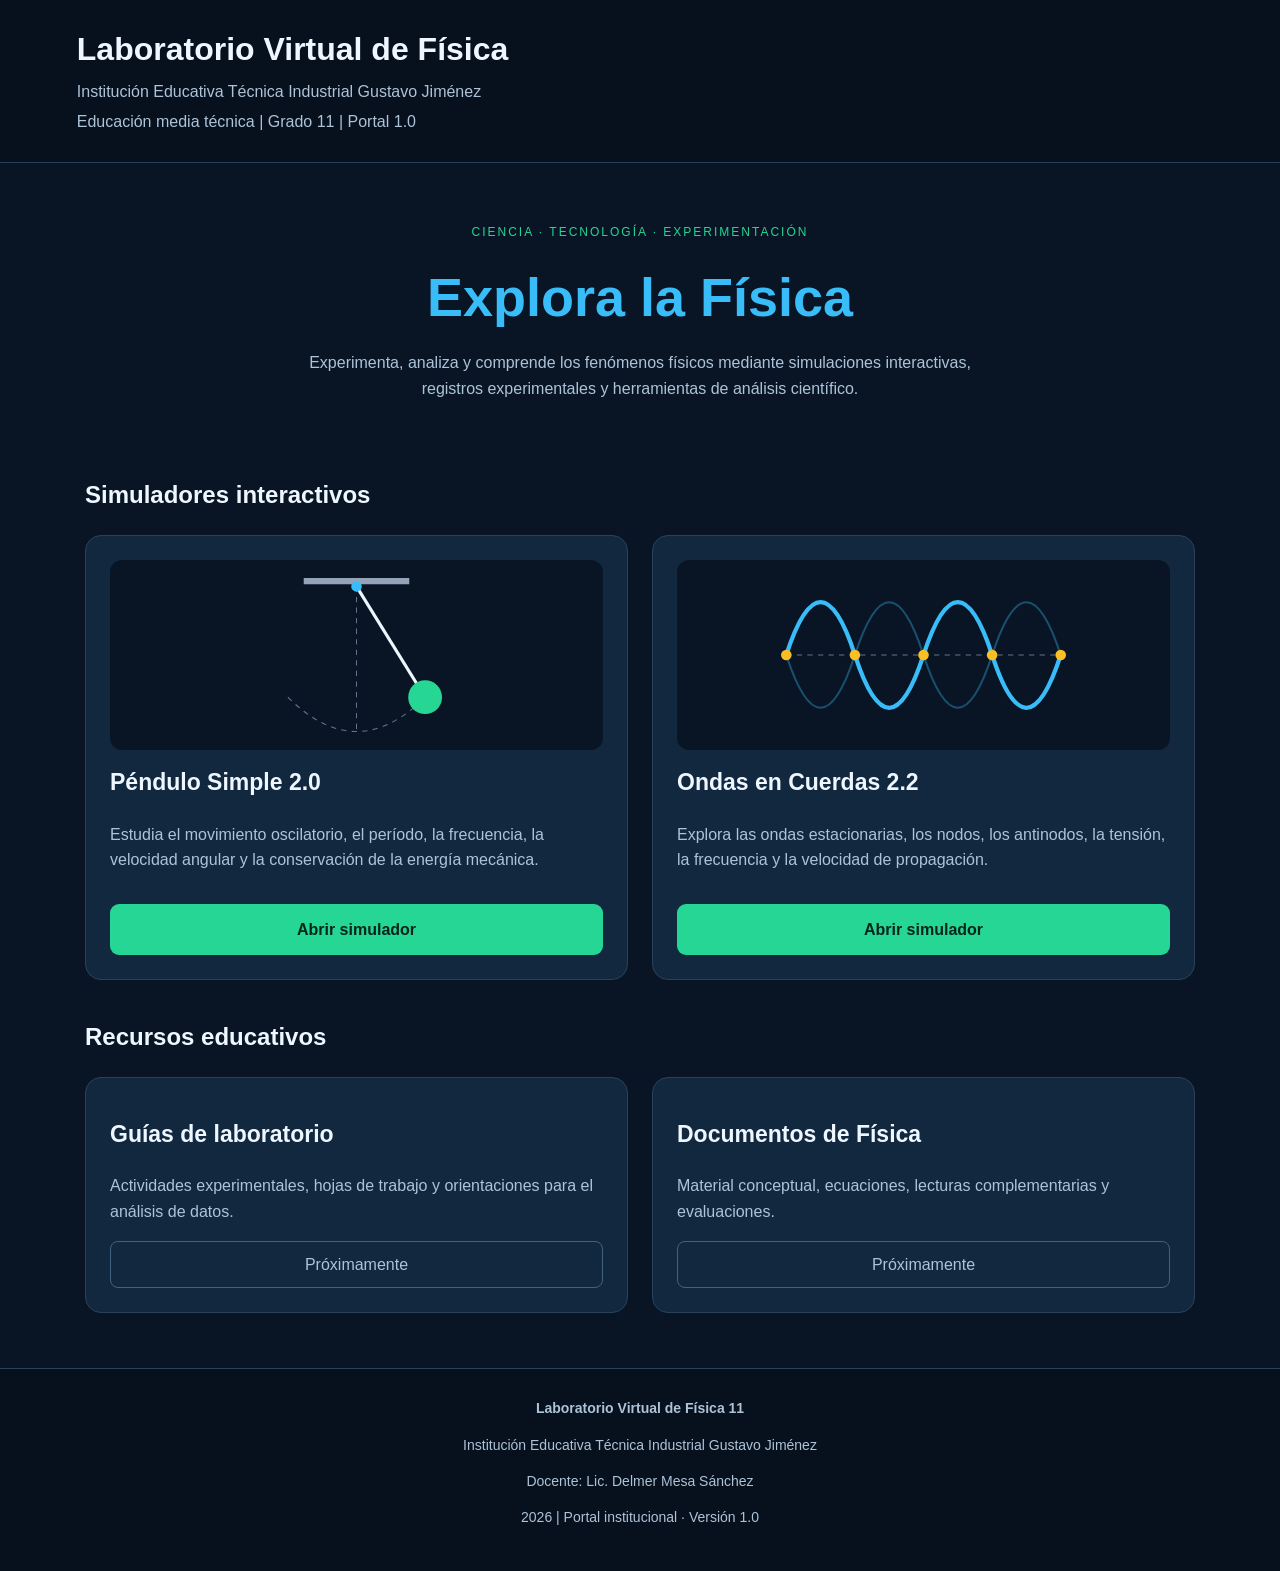
<file: index.html>
<!DOCTYPE html>
<html lang="es">
<head>
<meta charset="UTF-8">
<meta name="viewport" content="width=device-width, initial-scale=1.0">
<title>Laboratorio Virtual de Física 11</title>

<style>
:root {
  --fondo: #091525;
  --panel: #12283f;
  --texto: #eef6ff;
  --secundario: #adc3d8;
  --azul: #38bdf8;
  --verde: #25d695;
}

* {
  box-sizing: border-box;
}

body {
  margin: 0;
  font-family: Arial, Helvetica, sans-serif;
  background: var(--fondo);
  color: var(--texto);
  line-height: 1.6;
}

header {
  padding: 24px 6%;
  background: #07101d;
  border-bottom: 1px solid #29425c;
}

header h1 {
  margin: 0;
  font-size: clamp(22px, 4vw, 32px);
}

header p {
  margin: 4px 0;
  color: var(--secundario);
}

.hero {
  text-align: center;
  padding: 55px 20px 35px;
}

.hero h2 {
  font-size: clamp(32px, 6vw, 54px);
  color: var(--azul);
  margin: 10px 0;
}

.hero p {
  max-width: 720px;
  margin: auto;
  color: var(--secundario);
}

.etiqueta {
  color: var(--verde);
  font-size: 12px;
  letter-spacing: 2px;
}

.contenedor {
  max-width: 1150px;
  margin: auto;
  padding: 20px;
}

.modulos {
  display: grid;
  grid-template-columns:
    repeat(auto-fit, minmax(min(100%, 280px), 1fr));
  gap: 24px;
}

.tarjeta {
  background: var(--panel);
  border: 1px solid #29425c;
  border-radius: 16px;
  padding: 24px;
  display: flex;
  flex-direction: column;
}

.tarjeta h3 {
  margin: 14px 0 5px;
  font-size: 23px;
}

.tarjeta p {
  color: var(--secundario);
  flex-grow: 1;
}

.ilustracion {
  background: #091525;
  border-radius: 12px;
  height: 190px;
  width: 100%;
}

.boton {
  display: block;
  background: var(--verde);
  color: #06251b;
  text-decoration: none;
  text-align: center;
  font-weight: bold;
  padding: 13px;
  border-radius: 9px;
  margin-top: 15px;
}

.boton:hover {
  background: #6ce9b8;
}

.boton:focus-visible {
  outline: 3px solid white;
  outline-offset: 4px;
}

.recursos {
  margin-top: 38px;
  margin-bottom: 35px;
}

.pendiente {
  color: var(--secundario);
  border: 1px solid #42617c;
  border-radius: 8px;
  padding: 10px;
  text-align: center;
}

footer {
  text-align: center;
  padding: 28px 20px;
  border-top: 1px solid #29425c;
  background: #07101d;
  color: var(--secundario);
  font-size: 14px;
}
</style>
</head>

<body>

<header>
  <h1>Laboratorio Virtual de Física</h1>
  <p>Institución Educativa Técnica Industrial Gustavo Jiménez</p>
  <p>Educación media técnica | Grado 11 | Portal 1.0</p>
</header>

<main>

<section class="hero">
  <span class="etiqueta">
    CIENCIA · TECNOLOGÍA · EXPERIMENTACIÓN
  </span>

  <h2>Explora la Física</h2>

  <p>
    Experimenta, analiza y comprende los fenómenos
    físicos mediante simulaciones interactivas,
    registros experimentales y herramientas
    de análisis científico.
  </p>
</section>

<div class="contenedor">

<h2>Simuladores interactivos</h2>

<section class="modulos">

<article class="tarjeta">

  <svg class="ilustracion"
       viewBox="0 0 300 180"
       role="img"
       aria-label="Diagrama de un péndulo simple">

    <line x1="100" y1="20" x2="200" y2="20"
          stroke="#94a3b8" stroke-width="6"/>

    <line x1="150" y1="25" x2="150" y2="160"
          stroke="#64748b" stroke-dasharray="5 5"/>

    <path d="M85 130 Q150 195 215 130"
          fill="none" stroke="#64748b"
          stroke-dasharray="5 5"/>

    <line x1="150" y1="25" x2="215" y2="130"
          stroke="#eef6ff" stroke-width="3"/>

    <circle cx="150" cy="25" r="5" fill="#38bdf8"/>

    <circle cx="215" cy="130" r="16" fill="#25d695"/>

  </svg>

  <h3>Péndulo Simple 2.0</h3>

  <p>
    Estudia el movimiento oscilatorio, el período,
    la frecuencia, la velocidad angular y la
    conservación de la energía mecánica.
  </p>

  <a class="boton" href="./simuladores/pendulo/">
    Abrir simulador
  </a>

</article>

<article class="tarjeta">

  <svg class="ilustracion"
       viewBox="0 0 300 180"
       role="img"
       aria-label="Diagrama de una onda estacionaria">

    <line x1="20" y1="90" x2="280" y2="90"
          stroke="#64748b" stroke-dasharray="5 5"/>

    <path d="M20 90 Q52.5 -10 85 90
             T150 90 T215 90 T280 90"
          fill="none" stroke="#38bdf8"
          stroke-width="4"/>

    <path d="M20 90 Q52.5 190 85 90
             T150 90 T215 90 T280 90"
          fill="none" stroke="#38bdf8"
          stroke-width="2" opacity="0.35"/>

    <g fill="#fbbf24">
      <circle cx="20" cy="90" r="5"/>
      <circle cx="85" cy="90" r="5"/>
      <circle cx="150" cy="90" r="5"/>
      <circle cx="215" cy="90" r="5"/>
      <circle cx="280" cy="90" r="5"/>
    </g>

  </svg>

  <h3>Ondas en Cuerdas 2.2</h3>

  <p>
    Explora las ondas estacionarias, los nodos,
    los antinodos, la tensión, la frecuencia
    y la velocidad de propagación.
  </p>

  <a class="boton" href="./simuladores/ondas/">
    Abrir simulador
  </a>

</article>

</section>

<section class="recursos">

<h2>Recursos educativos</h2>

<div class="modulos">

  <article class="tarjeta">
    <h3>Guías de laboratorio</h3>
    <p>
      Actividades experimentales, hojas de trabajo
      y orientaciones para el análisis de datos.
    </p>
    <div class="pendiente">Próximamente</div>
  </article>

  <article class="tarjeta">
    <h3>Documentos de Física</h3>
    <p>
      Material conceptual, ecuaciones,
      lecturas complementarias y evaluaciones.
    </p>
    <div class="pendiente">Próximamente</div>
  </article>

</div>

</section>

</div>

</main>

<footer>
  <strong>Laboratorio Virtual de Física 11</strong>
  <p>Institución Educativa Técnica Industrial Gustavo Jiménez</p>
  <p>Docente: Lic. Delmer Mesa Sánchez</p>
  <p>2026 | Portal institucional · Versión 1.0</p>
</footer>

</body>
</html>
</file>
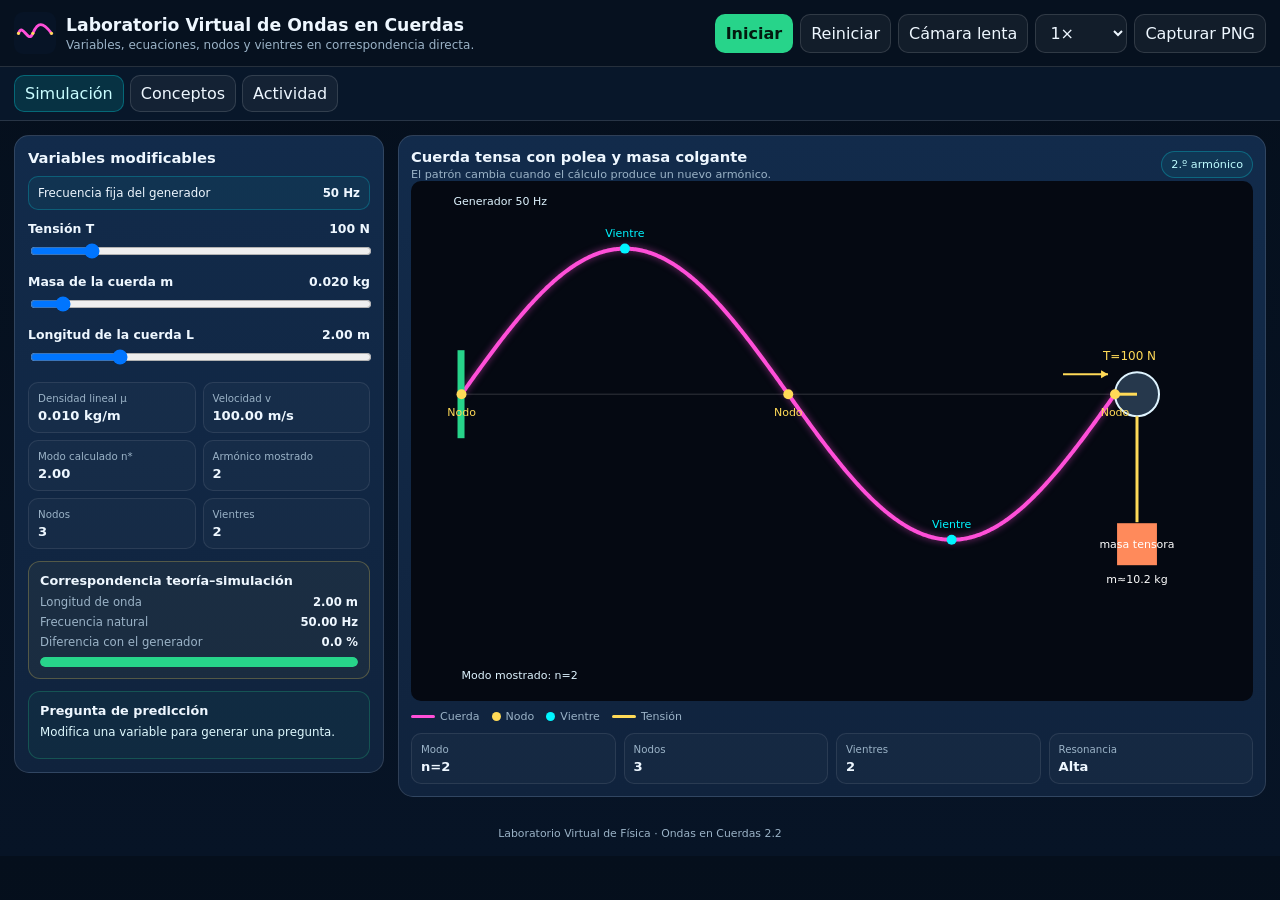
<file: simuladores/ondas/index.html>
<!doctype html>
<html lang="es">
<head>
  <meta charset="utf-8">
  <meta name="viewport" content="width=device-width,initial-scale=1,viewport-fit=cover">
  <meta name="theme-color" content="#071426">
  <title>Ondas en Cuerdas 2.2</title>
  <link rel="manifest" href="manifest.webmanifest">
  <link rel="icon" href="assets/icon.svg" type="image/svg+xml">
  <link rel="stylesheet" href="styles.css">
</head>
<body>
<div id="splash" class="splash">
  <div class="splash-mark">∿</div>
  <h1>Ondas en Cuerdas 2.2</h1>
  <p>Laboratorio virtual de Física</p>
</div>

<header class="topbar">
  <div class="brand">
    <img src="assets/icon.svg" alt="" class="brand-icon">
    <div>
      <h1>Laboratorio Virtual de Ondas en Cuerdas</h1>
      <p>Variables, ecuaciones, nodos y vientres en correspondencia directa.</p>
    </div>
  </div>
  <div class="toolbar">
    <button id="startBtn" class="primary" type="button">Iniciar</button>
    <button id="resetBtn" type="button">Reiniciar</button>
    <button id="slowBtn" type="button">Cámara lenta</button>
    <select id="speedSelect" aria-label="Velocidad de simulación">
      <option value="0.20">0.20×</option>
      <option value="0.35">0.35×</option>
      <option value="0.50">0.50×</option>
      <option value="1" selected>1×</option>
    </select>
    
<button id="captureSimBtn" type="button">Capturar PNG</button>

  </div>
</header>

<nav class="tabs">
  <button class="tab active" data-view="simulationView" type="button">Simulación</button>
  <button class="tab" data-view="conceptsView" type="button">Conceptos</button>
  <button class="tab" data-view="practiceView" type="button">Actividad</button>
</nav>

<main>
  <section id="simulationView" class="view active">
    <div class="layout">
      <aside class="panel">
        <h2>Variables modificables</h2>

        <div class="fixed-source">
          <span>Frecuencia fija del generador</span>
          <strong>50 Hz</strong>
        </div>

        <label for="tensionSlider">Tensión T <output id="tensionOut">100 N</output></label>
        <input id="tensionSlider" type="range" min="20" max="500" step="5" value="100">

        <label for="massSlider">Masa de la cuerda m <output id="massOut">0.020 kg</output></label>
        <input id="massSlider" type="range" min="0.005" max="0.200" step="0.005" value="0.020">

        <label for="lengthSlider">Longitud de la cuerda L <output id="lengthOut">2.00 m</output></label>
        <input id="lengthSlider" type="range" min="1" max="5" step="0.1" value="2">

        <div class="metrics">
          <article><span>Densidad lineal μ</span><strong id="muOut">0.010 kg/m</strong></article>
          <article><span>Velocidad v</span><strong id="velocityOut">100.00 m/s</strong></article>
          <article><span>Modo calculado n*</span><strong id="modeCalcOut">2.00</strong></article>
          <article><span>Armónico mostrado</span><strong id="harmonicOut">2</strong></article>
          <article><span>Nodos</span><strong id="nodesOut">3</strong></article>
          <article><span>Vientres</span><strong id="antinodesOut">2</strong></article>
        </div>

        <section class="resonance-box">
          <h3>Correspondencia teoría–simulación</h3>
          <div><span>Longitud de onda</span><strong id="wavelengthOut">2.00 m</strong></div>
          <div><span>Frecuencia natural</span><strong id="naturalFrequencyOut">50.00 Hz</strong></div>
          <div><span>Diferencia con el generador</span><strong id="errorOut">0.0 %</strong></div>
          <div class="track"><div id="resonanceFill" class="fill"></div></div>
        </section>

        <section class="question-box">
          <h3>Pregunta de predicción</h3>
          <p id="questionText">Modifica una variable para generar una pregunta.</p>
          <div id="questionAnswers" class="answer-grid"></div>
          <div id="questionFeedback" class="feedback hidden"></div>
        </section>
      </aside>

      <section class="workspace">
        <article class="card">
          <div class="card-head">
            <div>
              <h2>Cuerda tensa con polea y masa colgante</h2>
              <p>El patrón cambia cuando el cálculo produce un nuevo armónico.</p>
            </div>
            <span id="modeBadge" class="badge">2.º armónico</span>
          </div>

          <canvas id="waveCanvas"></canvas>

          <div class="legend">
            <span><i class="line string"></i>Cuerda</span>
            <span><i class="dot node"></i>Nodo</span>
            <span><i class="dot antinode"></i>Vientre</span>
            <span><i class="line tension"></i>Tensión</span>
          </div>

          <div class="summary">
            <article><span>Modo</span><strong id="summaryMode">n=2</strong></article>
            <article><span>Nodos</span><strong id="summaryNodes">3</strong></article>
            <article><span>Vientres</span><strong id="summaryAntinodes">2</strong></article>
            <article><span>Resonancia</span><strong id="summaryResonance">Alta</strong></article>
          </div>
        </article>
      </section>
    </div>
  </section>

  <section id="conceptsView" class="view">
    <div class="content-grid">
      <article class="card concept-card">
        <h2>Ecuaciones algebraicas</h2>
        <div class="equation">μ = m / L</div>
        <div class="equation">v = √(T / μ)</div>
        <div class="equation">n* = 2Lf<sub>g</sub> / v</div>
        <div class="equation">λ<sub>n</sub> = 2L / n</div>
        <div class="equation">f<sub>n</sub> = nv / 2L</div>
      </article>

      <article class="card concept-card">
        <h2>Cálculo actual</h2>
        <div id="calculationText" class="calculation"></div>
      </article>

      <article class="card concept-card">
        <h2>Nodos y vientres</h2>
        <p><strong>Nodo:</strong> punto que permanece prácticamente inmóvil.</p>
        <p><strong>Vientre:</strong> región donde la amplitud es máxima.</p>
        <div class="equation">vientres = n</div>
        <div class="equation">nodos = n + 1</div>
      </article>
    </div>
  </section>

  <section id="practiceView" class="view">
    <div class="practice-layout">
      <article class="card">
       
<h2>Laboratorio de investigación experimental</h2>

<h3>Práctica 01. Tensión y velocidad</h3>

<p><strong>Objetivo:</strong> Determinar la relación entre la tensión de una cuerda y la velocidad de propagación de una onda.</p>

<h3>1. Formulación de hipótesis</h3>

<p>¿Qué sucede con la velocidad de propagación cuando aumenta la tensión de la cuerda?</p>

<textarea rows="3" style="width:100%;box-sizing:border-box;" placeholder="Escribe tu hipótesis..."></textarea>

<h3>2. Control de variables</h3>

<ul>
  <li>Variable independiente: tensión (N).</li>
  <li>Variable dependiente: velocidad (m/s).</li>
  <li>Masa constante: 0.020 kg.</li>
  <li>Longitud constante: 2.00 m.</li>
  <li>Densidad lineal: 0.010 kg/m.</li>
</ul>

<h3>3. Procedimiento experimental</h3>

<ol>
  <li>Ingresa a la pestaña Simulación.</li>
  <li>Configura la masa y la longitud indicadas.</li>
  <li>Establece una tensión inicial de 25 N.</li>
  <li>Regresa a Actividad y registra el ensayo.</li>
  <li>Repite para 50, 75, 100 y 125 N.</li>
  <li>Exporta los resultados a Excel.</li>
</ol>

<h3>4. Fundamento matemático</h3>

<div class="equation">μ = m / L</div>
<div class="equation">v = √(T / μ)</div>
<div class="equation">v² = T / μ</div>

<h3>5. Análisis gráfico en Excel</h3>

<ol>
  <li>Construye la gráfica de velocidad en función de la tensión.</li>
  <li>Aplica una línea de tendencia potencial.</li>
  <li>Obtén la ecuación y el valor de R².</li>
  <li>Calcula la velocidad al cuadrado.</li>
  <li>Construye la gráfica de v² en función de T.</li>
  <li>Aplica un ajuste lineal.</li>
  <li>Determina la densidad lineal mediante el inverso de la pendiente.</li>
</ol>

<h3>6. Conclusiones científicas</h3>

<p>¿Qué relación matemática existe entre la tensión y la velocidad? ¿Se cumple la hipótesis inicial?</p>

<textarea rows="5" style="width:100%;box-sizing:border-box;" placeholder="Escribe tus conclusiones científicas..."></textarea>

        <button id="captureBtn" type="button">Capturar PNG</button>
      </article>

      <article class="card">
        <h2>Registro de ensayos</h2>
        <div class="table-wrap">
          <table>
            <thead>
              <tr><th>Ensayo</th><th>T</th><th>m</th><th>L</th><th>v</th><th>n</th><th>Nodos</th><th>Vientres</th></tr>
            </thead>
            <tbody id="practiceBody"></tbody>
          </table>
        </div>
        <div class="practice-actions">
          <button id="recordBtn" type="button">Registrar</button>
          <button id="clearPracticeBtn" type="button">Limpiar</button>
          <button id="csvBtn" type="button">Exportar Excel (.xlsx)</button>
        </div>
      </article>
    </div>
  </section>
</main>

<footer>Laboratorio Virtual de Física · Ondas en Cuerdas 2.2</footer>
<script src="https://cdn.sheetjs.com/xlsx-0.20.3/package/dist/xlsx.full.min.js"></script>
<script src="app.js"></script>
</body>
</html>
</file>
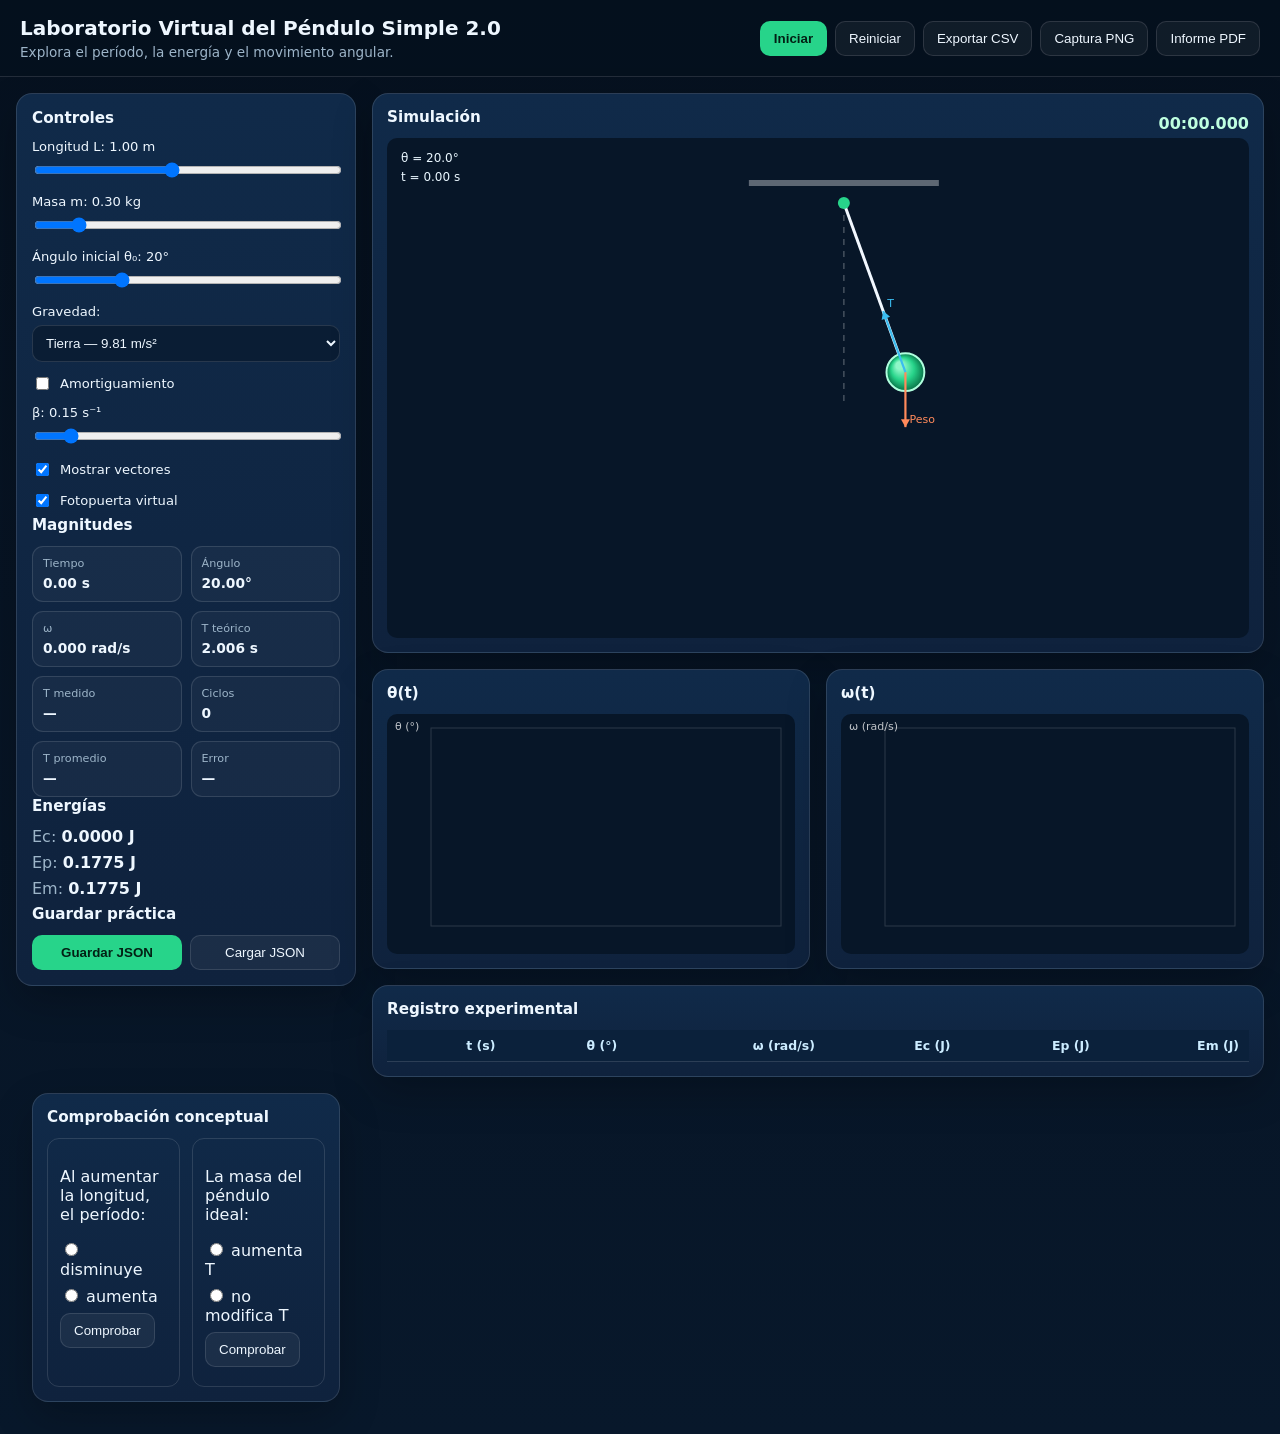
<file: simuladores/pendulo/index.html>
<!DOCTYPE html>
<html lang="es">
<head>
  <meta charset="UTF-8">
  <meta name="viewport" content="width=device-width, initial-scale=1.0">
  <title>Laboratorio Virtual del Péndulo Simple 2.0</title>
  <meta name="theme-color" content="#071426">
  <link rel="manifest" href="manifest.webmanifest">
  <link rel="stylesheet" href="styles.css">
</head>
<body>
<header class="topbar">
  <div>
    <h1>Laboratorio Virtual del Péndulo Simple 2.0</h1>
    <p>Explora el período, la energía y el movimiento angular.</p>
  </div>
  <div class="actions">
    <button id="startBtn">Iniciar</button>
    <button id="resetBtn">Reiniciar</button>
    <button id="csvBtn">Exportar CSV</button>
    <button id="pngBtn">Captura PNG</button>
    <button id="pdfBtn">Informe PDF</button>
  </div>
</header>

<main class="layout">
  <aside class="panel">
    <h2>Controles</h2>

    <label>Longitud L: <span id="lOut">1.00 m</span></label>
    <input id="lSlider" type="range" min="0.20" max="2.00" step="0.01" value="1.00">

    <label>Masa m: <span id="mOut">0.30 kg</span></label>
    <input id="mSlider" type="range" min="0.05" max="2.00" step="0.01" value="0.30">

    <label>Ángulo inicial θ₀: <span id="aOut">20°</span></label>
    <input id="aSlider" type="range" min="1" max="70" step="1" value="20">

    <label>Gravedad:</label>
    <select id="gSelect">
      <option value="9.81">Tierra — 9.81 m/s²</option>
      <option value="1.62">Luna — 1.62 m/s²</option>
      <option value="3.71">Marte — 3.71 m/s²</option>
      <option value="24.79">Júpiter — 24.79 m/s²</option>
    </select>

    <label class="check"><input id="dampingToggle" type="checkbox"> Amortiguamiento</label>
    <label>β: <span id="bOut">0.15 s⁻¹</span></label>
    <input id="bSlider" type="range" min="0" max="1.5" step="0.01" value="0.15">

    <label class="check"><input id="vectorToggle" type="checkbox" checked> Mostrar vectores</label>
    <label class="check"><input id="photogateToggle" type="checkbox" checked> Fotopuerta virtual</label>

    <h2>Magnitudes</h2>
    <div class="cards">
      <div><span>Tiempo</span><strong id="timeOut">0.00 s</strong></div>
      <div><span>Ángulo</span><strong id="thetaOut">20.00°</strong></div>
      <div><span>ω</span><strong id="omegaOut">0.000 rad/s</strong></div>
      <div><span>T teórico</span><strong id="tTheoryOut">2.006 s</strong></div>
      <div><span>T medido</span><strong id="tMeasuredOut">—</strong></div>
      <div><span>Ciclos</span><strong id="cyclesOut">0</strong></div>
      <div><span>T promedio</span><strong id="avgOut">—</strong></div>
      <div><span>Error</span><strong id="errorOut">—</strong></div>
    </div>

    <h2>Energías</h2>
    <div class="energy-list">
      <p>Ec: <strong id="keOut">0.0000 J</strong></p>
      <p>Ep: <strong id="peOut">0.0000 J</strong></p>
      <p>Em: <strong id="meOut">0.0000 J</strong></p>
    </div>
  
    <h2>Guardar práctica</h2>
    <div class="save-grid">
      <button id="saveBtn">Guardar JSON</button>
      <button id="loadBtn">Cargar JSON</button>
    </div>
    <input id="loadInput" type="file" accept=".json,application/json" hidden>
  </aside>

  <section class="workspace">
    <section class="card">
      <div class="sim-head"><h2>Simulación</h2><strong id="timerOut">00:00.000</strong></div>
      <canvas id="simCanvas"></canvas>
    </section>

    <section class="chart-grid">
      <article class="card">
        <h2>θ(t)</h2>
        <canvas id="thetaCanvas"></canvas>
      </article>
      <article class="card">
        <h2>ω(t)</h2>
        <canvas id="omegaCanvas"></canvas>
      </article>
    </section>

    <section class="card">
      <h2>Registro experimental</h2>
      <div class="table-wrap">
        <table>
          <thead>
            <tr>
              <th>t (s)</th>
              <th>θ (°)</th>
              <th>ω (rad/s)</th>
              <th>Ec (J)</th>
              <th>Ep (J)</th>
              <th>Em (J)</th>
            </tr>
          </thead>
          <tbody id="dataBody"></tbody>
        </table>
      </div>
    </section>
  </section>

  <section class="quiz card">
    <h2>Comprobación conceptual</h2>
    <div class="quiz-grid">
      <article data-answer="b"><p>Al aumentar la longitud, el período:</p><label><input type="radio" name="q1" value="a"> disminuye</label><label><input type="radio" name="q1" value="b"> aumenta</label><button class="checkQuiz">Comprobar</button><small></small></article>
      <article data-answer="c"><p>La masa del péndulo ideal:</p><label><input type="radio" name="q2" value="a"> aumenta T</label><label><input type="radio" name="q2" value="c"> no modifica T</label><button class="checkQuiz">Comprobar</button><small></small></article>
    </div>
  </section>
</main>

<script src="app.js"></script>
</body>
</html>
</file>
<file: simuladores/ondas/styles.css>
/* Diseño estable y responsive */
:root{--bg:#071426;--panel:#10233d;--line:rgba(255,255,255,.13);--text:#eef7ff;--muted:#9bb3c7;--green:#27d48a;--cyan:#00f5ff;--yellow:#ffda57;--magenta:#ff4fd8;--orange:#ff8a5b}
*{box-sizing:border-box}html,body{margin:0;max-width:100%;overflow-x:hidden}
body{min-width:320px;background:linear-gradient(180deg,#050f1c,#071426);color:var(--text);font-family:system-ui,-apple-system,Segoe UI,Roboto,Arial,sans-serif}
button,input,select{font:inherit}button{cursor:pointer}.hidden{display:none!important}
.splash{position:fixed;inset:0;z-index:100;display:grid;place-content:center;text-align:center;background:#06111f;transition:opacity .35s ease,visibility .35s ease}
.splash.hide{opacity:0;visibility:hidden}.splash-mark{font-size:5rem;color:var(--magenta)}.splash h1{margin:.4rem 0 .2rem}.splash p{margin:0;color:var(--muted)}
.topbar{display:flex;justify-content:space-between;gap:14px;align-items:center;padding:12px 14px;border-bottom:1px solid var(--line);background:#06111f}
.brand{display:flex;align-items:center;gap:10px}.brand-icon{width:42px;height:42px}.brand h1,.brand p{margin:0}.brand h1{font-size:1.08rem}.brand p{margin-top:3px;color:var(--muted);font-size:.75rem}
.toolbar{display:flex;gap:7px;flex-wrap:wrap}button,select{border:1px solid var(--line);border-radius:10px;padding:8px 10px;color:var(--text);background:rgba(255,255,255,.05)}
button.primary{color:#03190f;background:var(--green);border-color:transparent;font-weight:800}
.tabs{display:flex;gap:6px;padding:8px 14px;border-bottom:1px solid var(--line);background:#08172a}.tab.active{background:rgba(0,245,255,.12);border-color:rgba(0,245,255,.28);color:#c9fdff}
.view{display:none}.view.active{display:block}
.layout{display:grid;grid-template-columns:minmax(300px,370px) minmax(0,1fr);gap:14px;width:min(1450px,100%);margin:auto;padding:14px}
.panel,.card{min-width:0;border:1px solid var(--line);border-radius:15px;background:linear-gradient(180deg,#122b4b,var(--panel))}
.panel{padding:13px;align-self:start}.panel h2,.card h2{margin:0 0 10px;font-size:.92rem}
.panel label{display:flex;justify-content:space-between;gap:8px;margin:11px 0 5px;font-size:.78rem;font-weight:700}.panel input[type=range]{width:100%}
.fixed-source{display:flex;justify-content:space-between;gap:10px;margin-bottom:11px;padding:9px;border:1px solid rgba(0,245,255,.22);border-radius:10px;background:rgba(0,245,255,.045);font-size:.74rem}
.metrics{display:grid;grid-template-columns:1fr 1fr;gap:7px;margin-top:13px}.metrics article,.summary article{padding:9px;border:1px solid rgba(255,255,255,.09);border-radius:10px;background:rgba(255,255,255,.025)}
.metrics span,.summary span{display:block;color:var(--muted);font-size:.64rem}.metrics strong,.summary strong{display:block;margin-top:4px;font-size:.82rem}
.resonance-box,.question-box{margin-top:12px;padding:11px;border-radius:12px}.resonance-box{border:1px solid rgba(255,218,87,.25);background:rgba(255,218,87,.045)}.question-box{border:1px solid rgba(39,212,138,.24);background:rgba(39,212,138,.045)}
.resonance-box h3,.question-box h3{margin:0 0 7px;font-size:.8rem}.resonance-box>div:not(.track){display:flex;justify-content:space-between;gap:10px;margin:6px 0;font-size:.73rem}.resonance-box span{color:var(--muted)}
.track{height:10px;margin-top:8px;overflow:hidden;border-radius:999px;background:rgba(255,255,255,.08)}.fill{height:100%;width:0;border-radius:inherit;background:var(--green);transition:width .25s ease}
.question-box p{margin:0 0 8px;color:#dffaff;font-size:.74rem}.answer-grid{display:grid;grid-template-columns:1fr 1fr;gap:6px}.feedback{margin-top:8px;padding:9px;border-radius:9px;font-size:.72rem}.feedback.ok{color:#baffd6;background:rgba(39,212,138,.1);border:1px solid rgba(39,212,138,.3)}.feedback.bad{color:#ffd0d5;background:rgba(255,107,121,.08);border:1px solid rgba(255,107,121,.3)}
.workspace{display:grid;gap:14px;min-width:0}.card{padding:12px;overflow:hidden}.card-head{display:flex;justify-content:space-between;gap:10px;align-items:center}.card-head h2,.card-head p{margin-bottom:0}.card-head p{margin-top:3px;color:var(--muted);font-size:.7rem}
.badge{padding:6px 9px;border-radius:999px;border:1px solid rgba(0,245,255,.25);color:#bffcff;background:rgba(0,245,255,.06);font-size:.7rem}
canvas{display:block;width:100%;max-width:100%;border-radius:10px;background:#050912}#waveCanvas{height:clamp(360px,52vw,520px)}
.legend{display:flex;flex-wrap:wrap;gap:12px;margin-top:9px;color:var(--muted);font-size:.69rem}.legend span{display:inline-flex;align-items:center;gap:5px}.dot{width:9px;height:9px;border-radius:50%}.node{background:var(--yellow)}.antinode{background:var(--cyan)}.line{width:24px;height:3px;border-radius:4px}.string{background:var(--magenta)}.tension{background:var(--yellow)}
.summary{display:grid;grid-template-columns:repeat(4,1fr);gap:8px;margin-top:10px}
.content-grid,.practice-layout{display:grid;grid-template-columns:repeat(3,minmax(0,1fr));gap:14px;width:min(1200px,100%);margin:auto;padding:14px}.practice-layout{grid-template-columns:1fr 1.3fr}
.equation{margin:8px 0;padding:9px;border-radius:9px;background:#071628;color:#dffcff;text-align:center;font-family:"Cambria Math",Georgia,serif}.concept-card p{color:#d4e8f5;font-size:.8rem}.calculation{padding:10px;border-radius:10px;background:rgba(255,255,255,.035);font-size:.78rem;line-height:1.6}
.table-wrap{max-width:100%;overflow:auto}table{width:100%;min-width:760px;border-collapse:collapse;font-size:.74rem}th,td{padding:8px;border-bottom:1px solid rgba(255,255,255,.08);text-align:right}th{background:#0b213b;color:#ccecff}.practice-actions{display:flex;gap:7px;flex-wrap:wrap;margin-top:10px}
footer{padding:16px;color:var(--muted);text-align:center;font-size:.68rem}
@media(max-width:1020px){.layout{grid-template-columns:1fr}.content-grid{grid-template-columns:1fr}.practice-layout{grid-template-columns:1fr}}
@media(max-width:720px){.topbar{align-items:flex-start;flex-direction:column}.toolbar{width:100%}.toolbar>*{flex:1 1 calc(50% - 7px)}.tabs{overflow:auto}.layout,.content-grid,.practice-layout{padding:9px}#waveCanvas{height:410px}.summary{grid-template-columns:1fr 1fr}}
@media(max-width:420px){.answer-grid{grid-template-columns:1fr}.toolbar>*{flex:1 1 100%}.metrics{grid-template-columns:1fr 1fr}#waveCanvas{height:370px}}
</file>
<file: simuladores/pendulo/styles.css>
:root{--bg:#071426;--panel:#0f223d;--panel2:#102a49;--line:rgba(255,255,255,.12);--text:#eef7ff;--muted:#9db5c9;--green:#27d48a;--blue:#3bbcf0;--yellow:#ffcb59}
*{box-sizing:border-box}
body{margin:0;min-width:320px;background:linear-gradient(180deg,#06111f,#08182b);color:var(--text);font-family:system-ui,-apple-system,Segoe UI,Roboto,Arial,sans-serif}
.topbar{display:flex;justify-content:space-between;gap:16px;align-items:center;padding:16px 20px;border-bottom:1px solid var(--line);background:rgba(5,16,30,.94);position:sticky;top:0;z-index:10}
.topbar h1,.topbar p{margin:0}.topbar h1{font-size:1.25rem}.topbar p{margin-top:4px;color:var(--muted);font-size:.85rem}
.actions{display:flex;gap:8px;flex-wrap:wrap}
button{border:1px solid var(--line);border-radius:10px;padding:9px 13px;color:var(--text);background:rgba(255,255,255,.05);cursor:pointer}
button:first-child{color:#032014;background:var(--green);border-color:transparent;font-weight:800}
.layout{width:min(1400px,100%);margin:auto;padding:16px;display:grid;grid-template-columns:340px 1fr;gap:16px}
.panel,.card{border:1px solid var(--line);border-radius:16px;background:linear-gradient(180deg,var(--panel2),var(--panel));box-shadow:0 16px 40px rgba(0,0,0,.22)}
.panel{padding:15px;align-self:start}.panel h2,.card h2{font-size:.95rem;margin:0 0 12px}
.panel label{display:block;margin:12px 0 6px;font-size:.82rem}.panel input[type=range],.panel select{width:100%}
.panel select{padding:9px;border-radius:10px;border:1px solid var(--line);color:var(--text);background:#0a1d34}
.check{display:flex!important;align-items:center;gap:8px}
.cards{display:grid;grid-template-columns:1fr 1fr;gap:9px}
.cards div{padding:10px;border:1px solid var(--line);border-radius:11px;background:rgba(255,255,255,.035)}
.cards span{display:block;color:var(--muted);font-size:.7rem}.cards strong{display:block;margin-top:5px;font-size:.86rem}
.energy-list p{margin:7px 0;color:var(--muted)}.energy-list strong{color:var(--text)}
.workspace{display:grid;gap:16px;min-width:0}.card{overflow:hidden;padding:14px}
canvas{display:block;width:100%;background:#071628;border-radius:10px}
#simCanvas{height:500px;touch-action:none}.chart-grid{display:grid;grid-template-columns:1fr 1fr;gap:16px}
#thetaCanvas,#omegaCanvas{height:240px}.table-wrap{max-height:320px;overflow:auto}
table{width:100%;min-width:700px;border-collapse:collapse;font-size:.78rem}
th,td{padding:8px 10px;border-bottom:1px solid var(--line);text-align:right}
th{position:sticky;top:0;background:#0b213b;color:#ccecff}
@media(max-width:980px){.layout{grid-template-columns:1fr}}
@media(max-width:720px){.topbar{position:static;align-items:flex-start;flex-direction:column}.chart-grid{grid-template-columns:1fr}#simCanvas{height:390px}}

.save-grid{display:grid;grid-template-columns:1fr 1fr;gap:8px}.sim-head{display:flex;justify-content:space-between;align-items:center}.sim-head strong{font-variant-numeric:tabular-nums;color:#bfffe0}.quiz{margin:0 16px 16px}.quiz-grid{display:grid;grid-template-columns:1fr 1fr;gap:12px}.quiz article{padding:12px;border:1px solid var(--line);border-radius:12px}.quiz label{display:block;margin:7px 0}.quiz small{display:block;margin-top:7px;color:var(--muted)}@media(max-width:720px){.quiz-grid{grid-template-columns:1fr}.save-grid{grid-template-columns:1fr}}@media print{.topbar,.panel,.actions,.quiz{display:none!important}.layout{display:block}.card{box-shadow:none;background:white;color:black;border:1px solid #aaa;margin-bottom:12px}body{background:white}}
</file>
